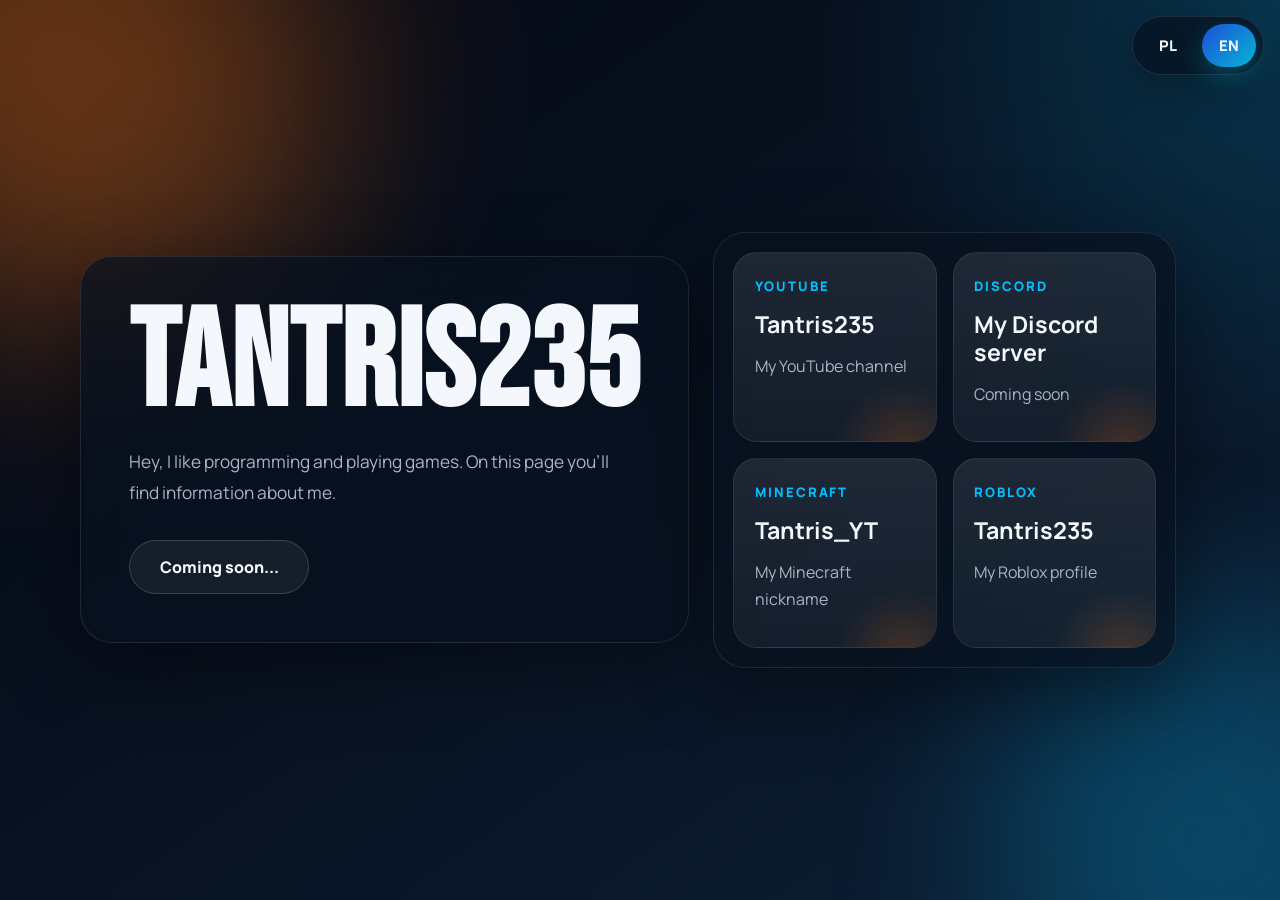
<file: index.html>
<!DOCTYPE html>
<html lang="pl">
<head>
  <meta charset="UTF-8">
  <meta name="viewport" content="width=device-width, initial-scale=1.0">
  <title>Mój profil</title>
  <meta
    name="description"
    content="Animowana strona tytulowa z informacjami o YouTube, Discordzie oraz nickach w Minecraft i Roblox."
  >
  <link rel="icon" type="image/svg+xml" href="favicon.svg?v=3">
  <link rel="preconnect" href="https://fonts.googleapis.com">
  <link rel="preconnect" href="https://fonts.gstatic.com" crossorigin>
  <link
    href="https://fonts.googleapis.com/css2?family=Bebas+Neue&family=Manrope:wght@400;600;700;800&display=swap"
    rel="stylesheet"
  >
  <link rel="stylesheet" href="styles.css?v=3">
</head>
<body>
  <div class="background-glow background-glow-left"></div>
  <div class="background-glow background-glow-right"></div>

  <div class="language-switcher reveal" aria-label="Language switcher">
    <button class="lang-button" id="langPl" type="button">PL</button>
    <button class="lang-button" id="langEn" type="button">EN</button>
  </div>

  <main class="hero" id="hero">
    <section class="hero-panel tilt-card">
      <h1 class="title reveal" id="displayName">Tantris235</h1>
      <p class="subtitle reveal" id="bio">
        Siema lubię programować i grać w gry. Na tej stronie znajdziesz informacje o mnie
      </p>

      <div class="cta-row reveal">
        <a class="button button-secondary" id="discordLink" href="#" target="_blank" rel="noreferrer">
          Dolacz na Discord
        </a>
      </div>
    </section>

    <section class="info-grid reveal tilt-card">
      <a class="info-card info-card-link" id="cardYoutube" href="#" target="_blank" rel="noreferrer">
        <span class="card-label" id="labelYoutube">YouTube</span>
        <strong class="card-value" id="youtubeName">Twoj kanal</strong>
        <p class="card-text" id="textYoutube">Miejsce na link do Twoich filmów, live'ów i nowości.</p>
      </a>

      <a class="info-card info-card-link" id="cardDiscord" href="#" target="_blank" rel="noreferrer">
        <span class="card-label" id="labelDiscord">Discord</span>
        <strong class="card-value" id="discordName">Mój serwer Discord</strong>
        <p class="card-text" id="textDiscord">Dodaj serwer lub swój nick, żeby ludzie wiedzieli, gdzie Cię znaleźć.</p>
      </a>

      <a class="info-card info-card-link" id="cardMinecraft" href="#" target="_blank" rel="noreferrer">
        <span class="card-label" id="labelMinecraft">Minecraft</span>
        <strong class="card-value" id="minecraftNick">TwojNickMC</strong>
        <p class="card-text" id="textMinecraft">Pokaż swój nick i daj innym szybko Cię rozpoznać.</p>
      </a>

      <a class="info-card info-card-link" id="cardRoblox" href="#" target="_blank" rel="noreferrer">
        <span class="card-label" id="labelRoblox">Roblox</span>
        <strong class="card-value" id="robloxNick">TwojNickRBX</strong>
        <p class="card-text" id="textRoblox">Tutaj ustawisz swój nick Roblox i ewentualnie link do profilu.</p>
      </a>
    </section>
  </main>

  <script src="script.js?v=3"></script>
</body>
</html>
</file>
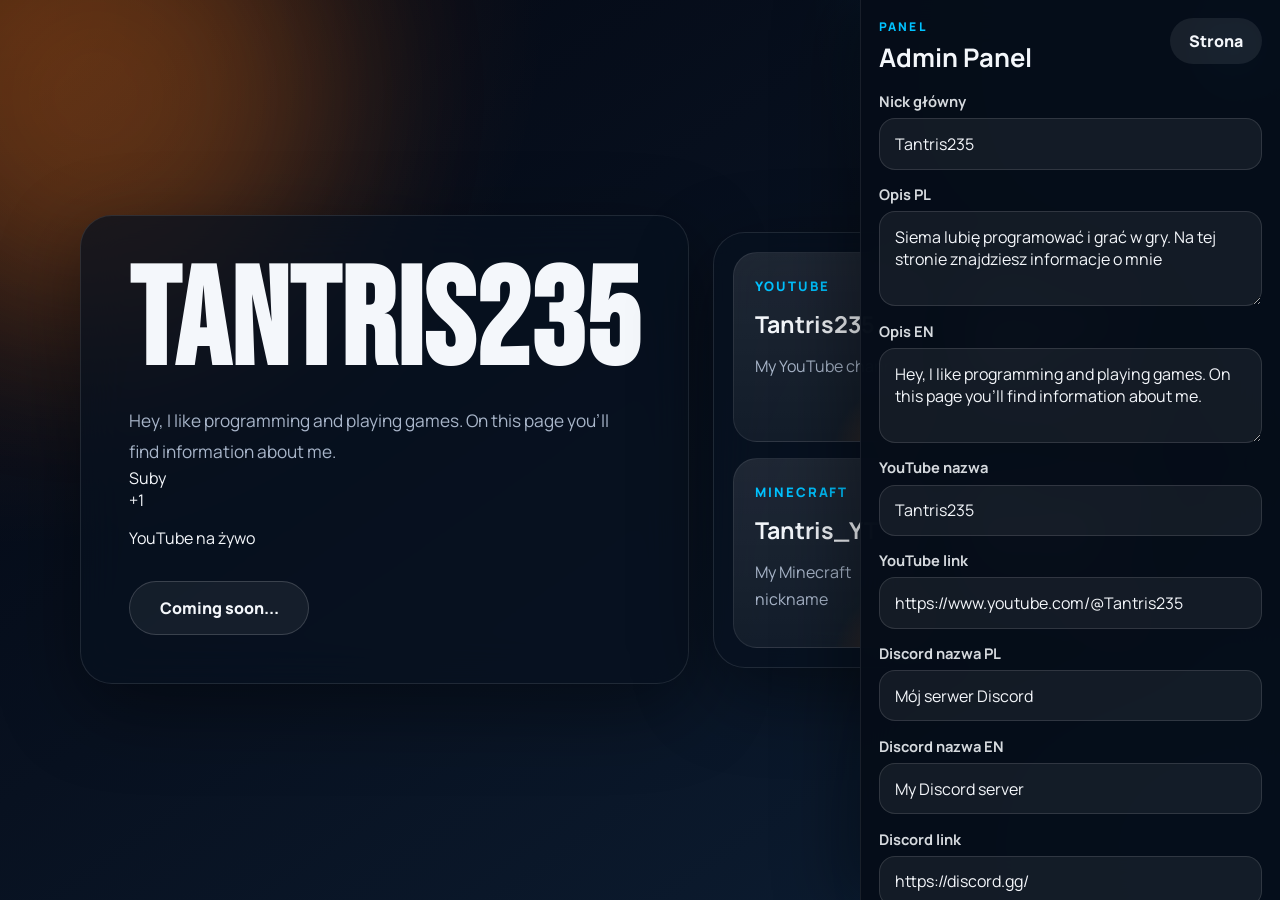
<file: admin/index.html>
<!DOCTYPE html>
<html lang="pl">
<head>
  <meta charset="UTF-8">
  <meta name="viewport" content="width=device-width, initial-scale=1.0">
  <title>Mój profil</title>
  <meta
    name="description"
    content="Animowana strona tytułowa z informacjami o YouTube, Discordzie oraz nickach w Minecraft i Roblox."
  >
  <link rel="icon" type="image/svg+xml" href="../favicon.svg?v=3">
  <link rel="preconnect" href="https://fonts.googleapis.com">
  <link rel="preconnect" href="https://fonts.gstatic.com" crossorigin>
  <link
    href="https://fonts.googleapis.com/css2?family=Bebas+Neue&family=Manrope:wght@400;600;700;800&display=swap"
    rel="stylesheet"
  >
  <link rel="stylesheet" href="../styles.css?v=3">
</head>
<body>
  <div class="background-glow background-glow-left"></div>
  <div class="background-glow background-glow-right"></div>

  <div class="language-switcher reveal" aria-label="Language switcher">
    <button class="lang-button" id="langPl" type="button">PL</button>
    <button class="lang-button" id="langEn" type="button">EN</button>
  </div>

  <aside class="admin-panel" id="adminPanel" aria-hidden="false">
    <div class="admin-panel-header">
      <div>
        <p class="admin-eyebrow">Panel</p>
        <h2 class="admin-title">Admin Panel</h2>
      </div>
      <a class="admin-back" href="../">Strona</a>
    </div>

    <form class="admin-form" id="adminForm">
      <label class="admin-field">
        <span>Nick główny</span>
        <input id="adminDisplayName" name="displayName" type="text">
      </label>

      <label class="admin-field">
        <span>Opis PL</span>
        <textarea id="adminBioPl" name="bioPl" rows="3"></textarea>
      </label>

      <label class="admin-field">
        <span>Opis EN</span>
        <textarea id="adminBioEn" name="bioEn" rows="3"></textarea>
      </label>

      <label class="admin-field">
        <span>YouTube nazwa</span>
        <input id="adminYoutubeLabel" name="youtubeLabel" type="text">
      </label>

      <label class="admin-field">
        <span>YouTube link</span>
        <input id="adminYoutubeUrl" name="youtubeUrl" type="url">
      </label>

      <label class="admin-field">
        <span>Discord nazwa PL</span>
        <input id="adminDiscordLabelPl" name="discordLabelPl" type="text">
      </label>

      <label class="admin-field">
        <span>Discord nazwa EN</span>
        <input id="adminDiscordLabelEn" name="discordLabelEn" type="text">
      </label>

      <label class="admin-field">
        <span>Discord link</span>
        <input id="adminDiscordUrl" name="discordUrl" type="url">
      </label>

      <label class="admin-field">
        <span>Minecraft nick</span>
        <input id="adminMinecraftLabel" name="minecraftLabel" type="text">
      </label>

      <label class="admin-field">
        <span>Minecraft link</span>
        <input id="adminMinecraftUrl" name="minecraftUrl" type="url">
      </label>

      <label class="admin-field">
        <span>Roblox nick</span>
        <input id="adminRobloxLabel" name="robloxLabel" type="text">
      </label>

      <label class="admin-field">
        <span>Roblox link</span>
        <input id="adminRobloxUrl" name="robloxUrl" type="url">
      </label>

      <div class="admin-actions">
        <button class="admin-action admin-action-primary" type="submit">Zapisz</button>
        <button class="admin-action admin-action-secondary" id="adminReset" type="button">Reset</button>
      </div>
    </form>
  </aside>

  <main class="hero hero-admin" id="hero">
    <section class="hero-panel tilt-card">
      <h1 class="title reveal" id="displayName">Tantris235</h1>
      <p class="subtitle reveal" id="bio">
        Siema lubię programować i grać w gry. Na tej stronie znajdziesz informacje o mnie
      </p>

      <div class="stats-row reveal">
        <section class="subscriber-widget" id="subscriberCard" aria-live="polite">
          <span class="subscriber-label" id="subscriberLabel">Suby</span>
          <div class="subscriber-inline">
            <div class="subscriber-counter" id="subscriberCounter"></div>
            <span class="subscriber-badge" id="subscriberBadge">+1</span>
          </div>
          <p class="subscriber-text" id="subscriberText">YouTube na żywo</p>
        </section>
      </div>

      <div class="cta-row reveal">
        <a class="button button-secondary" id="discordLink" href="#" target="_blank" rel="noreferrer">
          Dolacz na Discord
        </a>
      </div>
    </section>

    <section class="info-grid reveal tilt-card">
      <a class="info-card info-card-link" id="cardYoutube" href="#" target="_blank" rel="noreferrer">
        <span class="card-label" id="labelYoutube">YouTube</span>
        <strong class="card-value" id="youtubeName">Twoj kanal</strong>
        <p class="card-text" id="textYoutube">Miejsce na link do Twoich filmów, live'ów i nowości.</p>
      </a>

      <a class="info-card info-card-link" id="cardDiscord" href="#" target="_blank" rel="noreferrer">
        <span class="card-label" id="labelDiscord">Discord</span>
        <strong class="card-value" id="discordName">Mój serwer Discord</strong>
        <p class="card-text" id="textDiscord">Dodaj serwer lub swój nick, żeby ludzie wiedzieli, gdzie Cię znaleźć.</p>
      </a>

      <a class="info-card info-card-link" id="cardMinecraft" href="#" target="_blank" rel="noreferrer">
        <span class="card-label" id="labelMinecraft">Minecraft</span>
        <strong class="card-value" id="minecraftNick">TwojNickMC</strong>
        <p class="card-text" id="textMinecraft">Pokaż swój nick i daj innym szybko Cię rozpoznać.</p>
      </a>

      <a class="info-card info-card-link" id="cardRoblox" href="#" target="_blank" rel="noreferrer">
        <span class="card-label" id="labelRoblox">Roblox</span>
        <strong class="card-value" id="robloxNick">TwojNickRBX</strong>
        <p class="card-text" id="textRoblox">Tutaj ustawisz swój nick Roblox i ewentualnie link do profilu.</p>
      </a>
    </section>
  </main>

  <script src="../script.js?v=3"></script>
</body>
</html>
</file>
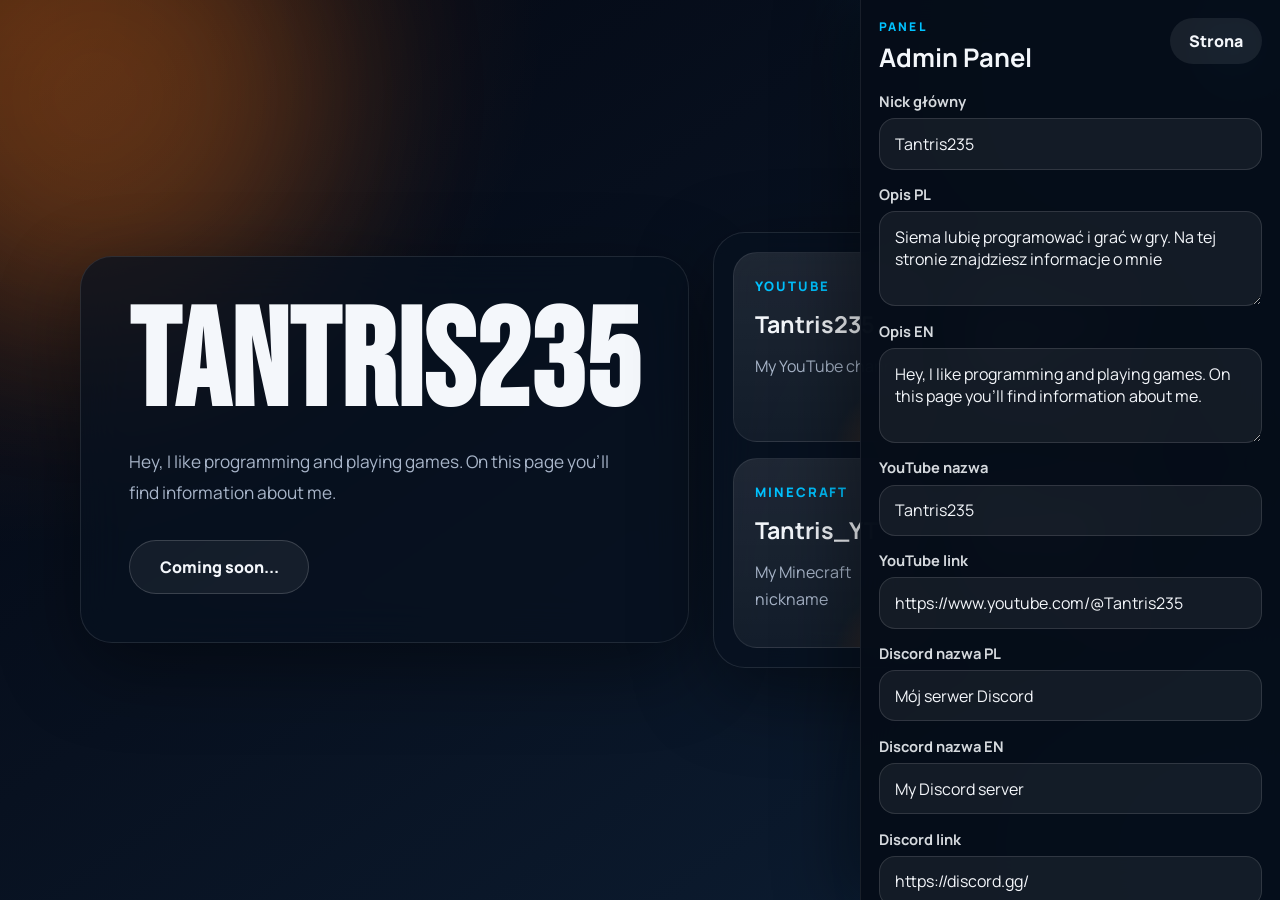
<file: temp/index.html>
<!DOCTYPE html>
<html lang="pl">
<head>
  <meta charset="UTF-8">
  <meta name="viewport" content="width=device-width, initial-scale=1.0">
  <title>Mój profil</title>
  <meta
    name="description"
    content="Animowana strona tytułowa z informacjami o YouTube, Discordzie oraz nickach w Minecraft i Roblox."
  >
  <link rel="icon" type="image/svg+xml" href="../favicon.svg?v=3">
  <link rel="preconnect" href="https://fonts.googleapis.com">
  <link rel="preconnect" href="https://fonts.gstatic.com" crossorigin>
  <link
    href="https://fonts.googleapis.com/css2?family=Bebas+Neue&family=Manrope:wght@400;600;700;800&display=swap"
    rel="stylesheet"
  >
  <link rel="stylesheet" href="../styles.css?v=3">
</head>
<body>
  <div class="background-glow background-glow-left"></div>
  <div class="background-glow background-glow-right"></div>

  <div class="language-switcher reveal" aria-label="Language switcher">
    <button class="lang-button" id="langPl" type="button">PL</button>
    <button class="lang-button" id="langEn" type="button">EN</button>
  </div>

  <aside class="admin-panel" id="adminPanel" aria-hidden="false">
    <div class="admin-panel-header">
      <div>
        <p class="admin-eyebrow">Panel</p>
        <h2 class="admin-title">Admin Panel</h2>
      </div>
      <a class="admin-back" href="../">Strona</a>
    </div>

    <form class="admin-form" id="adminForm">
      <label class="admin-field">
        <span>Nick główny</span>
        <input id="adminDisplayName" name="displayName" type="text">
      </label>

      <label class="admin-field">
        <span>Opis PL</span>
        <textarea id="adminBioPl" name="bioPl" rows="3"></textarea>
      </label>

      <label class="admin-field">
        <span>Opis EN</span>
        <textarea id="adminBioEn" name="bioEn" rows="3"></textarea>
      </label>

      <label class="admin-field">
        <span>YouTube nazwa</span>
        <input id="adminYoutubeLabel" name="youtubeLabel" type="text">
      </label>

      <label class="admin-field">
        <span>YouTube link</span>
        <input id="adminYoutubeUrl" name="youtubeUrl" type="url">
      </label>

      <label class="admin-field">
        <span>Discord nazwa PL</span>
        <input id="adminDiscordLabelPl" name="discordLabelPl" type="text">
      </label>

      <label class="admin-field">
        <span>Discord nazwa EN</span>
        <input id="adminDiscordLabelEn" name="discordLabelEn" type="text">
      </label>

      <label class="admin-field">
        <span>Discord link</span>
        <input id="adminDiscordUrl" name="discordUrl" type="url">
      </label>

      <label class="admin-field">
        <span>Minecraft nick</span>
        <input id="adminMinecraftLabel" name="minecraftLabel" type="text">
      </label>

      <label class="admin-field">
        <span>Minecraft link</span>
        <input id="adminMinecraftUrl" name="minecraftUrl" type="url">
      </label>

      <label class="admin-field">
        <span>Roblox nick</span>
        <input id="adminRobloxLabel" name="robloxLabel" type="text">
      </label>

      <label class="admin-field">
        <span>Roblox link</span>
        <input id="adminRobloxUrl" name="robloxUrl" type="url">
      </label>

      <div class="admin-actions">
        <button class="admin-action admin-action-primary" type="submit">Zapisz</button>
        <button class="admin-action admin-action-secondary" id="adminReset" type="button">Reset</button>
      </div>
    </form>
  </aside>

  <main class="hero hero-admin" id="hero">
    <section class="hero-panel tilt-card">
      <h1 class="title reveal" id="displayName">Tantris235</h1>
      <p class="subtitle reveal" id="bio">
        Siema lubię programować i grać w gry. Na tej stronie znajdziesz informacje o mnie
      </p>

      <div class="cta-row reveal">
        <a class="button button-secondary" id="discordLink" href="#" target="_blank" rel="noreferrer">
          Dolacz na Discord
        </a>
      </div>
    </section>

    <section class="info-grid reveal tilt-card">
      <a class="info-card info-card-link" id="cardYoutube" href="#" target="_blank" rel="noreferrer">
        <span class="card-label" id="labelYoutube">YouTube</span>
        <strong class="card-value" id="youtubeName">Twoj kanal</strong>
        <p class="card-text" id="textYoutube">Miejsce na link do Twoich filmów, live'ów i nowości.</p>
      </a>

      <a class="info-card info-card-link" id="cardDiscord" href="#" target="_blank" rel="noreferrer">
        <span class="card-label" id="labelDiscord">Discord</span>
        <strong class="card-value" id="discordName">Mój serwer Discord</strong>
        <p class="card-text" id="textDiscord">Dodaj serwer lub swój nick, żeby ludzie wiedzieli, gdzie Cię znaleźć.</p>
      </a>

      <a class="info-card info-card-link" id="cardMinecraft" href="#" target="_blank" rel="noreferrer">
        <span class="card-label" id="labelMinecraft">Minecraft</span>
        <strong class="card-value" id="minecraftNick">TwojNickMC</strong>
        <p class="card-text" id="textMinecraft">Pokaż swój nick i daj innym szybko Cię rozpoznać.</p>
      </a>

      <a class="info-card info-card-link" id="cardRoblox" href="#" target="_blank" rel="noreferrer">
        <span class="card-label" id="labelRoblox">Roblox</span>
        <strong class="card-value" id="robloxNick">TwojNickRBX</strong>
        <p class="card-text" id="textRoblox">Tutaj ustawisz swój nick Roblox i ewentualnie link do profilu.</p>
      </a>
    </section>
  </main>

  <script src="../script.js?v=3"></script>
</body>
</html>
</file>
<file: styles.css>
:root {
  --bg: #07111f;
  --bg-soft: #0e1c30;
  --panel: rgba(8, 17, 31, 0.72);
  --panel-border: rgba(255, 255, 255, 0.1);
  --text: #f4f7fb;
  --muted: #a8b5c9;
  --accent: #ff7a18;
  --accent-2: #00c2ff;
  --shadow: 0 24px 80px rgba(0, 0, 0, 0.42);
}

* {
  box-sizing: border-box;
}

html {
  scroll-behavior: smooth;
  overflow-x: hidden;
}

body {
  margin: 0;
  min-height: 100vh;
  font-family: "Manrope", sans-serif;
  color: var(--text);
  background:
    radial-gradient(circle at top left, rgba(255, 122, 24, 0.18), transparent 35%),
    radial-gradient(circle at top right, rgba(0, 194, 255, 0.2), transparent 30%),
    linear-gradient(145deg, #030712, #081120 45%, #0d1f35 100%);
  overflow-x: hidden;
  position: relative;
}

.language-switcher {
  position: fixed;
  top: 1rem;
  right: 1rem;
  z-index: 5;
  display: inline-flex;
  gap: 0.45rem;
  padding: 0.45rem;
  border-radius: 999px;
  background: rgba(8, 17, 31, 0.72);
  border: 1px solid rgba(255, 255, 255, 0.1);
  backdrop-filter: blur(18px);
  box-shadow: 0 16px 40px rgba(0, 0, 0, 0.28);
  animation: switcherFloatIn 0.7s cubic-bezier(0.2, 0.8, 0.2, 1) both;
}

.admin-panel {
  position: fixed;
  top: 0;
  right: 0;
  z-index: 7;
  width: min(420px, 100%);
  height: 100vh;
  padding: 1.1rem;
  background: rgba(6, 13, 24, 0.96);
  border-left: 1px solid rgba(255, 255, 255, 0.08);
  box-shadow: -24px 0 60px rgba(0, 0, 0, 0.32);
  backdrop-filter: blur(20px);
  transform: translateX(100%);
  transition: transform 260ms ease;
  overflow-y: auto;
}

.admin-panel:not(.is-open) {
  display: none;
}

.admin-panel.is-open {
  display: block;
  transform: translateX(0);
}

.admin-panel-header {
  display: flex;
  align-items: flex-start;
  justify-content: space-between;
  gap: 1rem;
  margin-bottom: 1rem;
}

.admin-eyebrow {
  margin: 0 0 0.35rem;
  color: var(--accent-2);
  font-size: 0.75rem;
  font-weight: 800;
  letter-spacing: 0.14rem;
  text-transform: uppercase;
}

.admin-title {
  margin: 0;
  font-size: 1.6rem;
}

.admin-close {
  border: 0;
  width: 2.5rem;
  height: 2.5rem;
  border-radius: 999px;
  color: var(--text);
  background: rgba(255, 255, 255, 0.08);
  font-size: 1.4rem;
  cursor: pointer;
}

.admin-back {
  display: inline-flex;
  align-items: center;
  justify-content: center;
  min-width: 92px;
  padding: 0.75rem 0.95rem;
  border-radius: 999px;
  color: var(--text);
  background: rgba(255, 255, 255, 0.08);
  text-decoration: none;
  font-weight: 800;
}

.admin-form {
  display: grid;
  gap: 0.9rem;
}

.admin-field {
  display: grid;
  gap: 0.45rem;
}

.admin-field span {
  color: rgba(244, 247, 251, 0.88);
  font-size: 0.92rem;
  font-weight: 700;
}

.admin-field input,
.admin-field textarea {
  width: 100%;
  border: 1px solid rgba(255, 255, 255, 0.12);
  border-radius: 16px;
  padding: 0.85rem 0.95rem;
  color: var(--text);
  background: rgba(255, 255, 255, 0.06);
  font: inherit;
  resize: vertical;
}

.admin-field input:focus,
.admin-field textarea:focus {
  outline: 2px solid rgba(6, 182, 212, 0.35);
  border-color: rgba(6, 182, 212, 0.4);
}

.admin-actions {
  display: flex;
  gap: 0.8rem;
  margin-top: 0.4rem;
}

.admin-action {
  border: 0;
  border-radius: 999px;
  padding: 0.85rem 1rem;
  font: inherit;
  font-weight: 800;
  cursor: pointer;
}

.admin-action-primary {
  color: #081120;
  background: linear-gradient(135deg, #1d4ed8, #06b6d4);
}

.admin-action-secondary {
  color: var(--text);
  background: rgba(255, 255, 255, 0.08);
}

.lang-button {
  position: relative;
  overflow: hidden;
  border: 0;
  min-width: 54px;
  padding: 0.7rem 0.9rem;
  border-radius: 999px;
  background: transparent;
  color: var(--text);
  font-family: inherit;
  font-size: 0.92rem;
  font-weight: 800;
  cursor: pointer;
  transition: background 220ms ease, color 220ms ease, transform 220ms ease, box-shadow 220ms ease;
}

.lang-button:hover {
  transform: translateY(-2px) scale(1.03);
}

.lang-button::after {
  content: "";
  position: absolute;
  inset: -120% auto auto -30%;
  width: 60%;
  height: 280%;
  transform: rotate(24deg);
  background: linear-gradient(90deg, transparent, rgba(255, 255, 255, 0.22), transparent);
  opacity: 0;
  pointer-events: none;
}

.lang-button:hover::after {
  animation: buttonShine 0.65s ease;
}

.lang-button.is-active {
  color: #f4f7fb;
  background: linear-gradient(135deg, #1d4ed8, #06b6d4);
  box-shadow: 0 10px 24px rgba(6, 182, 212, 0.28);
  animation: activePulse 0.35s ease;
}

.background-glow {
  position: fixed;
  width: 28rem;
  height: 28rem;
  border-radius: 50%;
  filter: blur(90px);
  opacity: 0.45;
  z-index: 0;
  animation: floatGlow 8s ease-in-out infinite;
}

.background-glow-left {
  top: -8rem;
  left: -8rem;
  background: rgba(255, 122, 24, 0.6);
}

.background-glow-right {
  right: -10rem;
  bottom: -10rem;
  background: rgba(0, 194, 255, 0.55);
  animation-delay: -3s;
}

.hero {
  position: relative;
  z-index: 1;
  width: min(1120px, calc(100% - 2rem));
  margin: 0 auto;
  min-height: 100vh;
  display: grid;
  grid-template-columns: 1.15fr 0.95fr;
  gap: 1.5rem;
  align-items: center;
  padding: 2rem 0;
}

.hero-panel,
.info-grid {
  backdrop-filter: blur(22px);
  background: var(--panel);
  border: 1px solid var(--panel-border);
  box-shadow: var(--shadow);
}

.tilt-card {
  transition: transform 220ms ease-out, box-shadow 220ms ease-out;
  transform-style: preserve-3d;
  will-change: transform;
}

.hero-panel {
  border-radius: 32px;
  padding: 3rem;
}

.title {
  margin: 0;
  font-family: "Bebas Neue", sans-serif;
  font-size: clamp(4.8rem, 12vw, 8.5rem);
  line-height: 0.9;
  letter-spacing: 0.06rem;
}

.subtitle {
  max-width: 38rem;
  margin: 1.25rem 0 0;
  color: var(--muted);
  font-size: 1.08rem;
  line-height: 1.75;
}

.cta-row {
  display: flex;
  flex-wrap: wrap;
  gap: 1rem;
  margin-top: 2rem;
}

.button {
  display: inline-flex;
  align-items: center;
  justify-content: center;
  min-width: 180px;
  padding: 0.95rem 1.4rem;
  border-radius: 999px;
  font-weight: 800;
  text-decoration: none;
  transition: transform 180ms ease, box-shadow 180ms ease, background 180ms ease;
}

.button:hover {
  transform: translateY(-2px);
}

.button-primary {
  color: #081120;
  background: linear-gradient(135deg, #ffd166, var(--accent));
  box-shadow: 0 12px 30px rgba(255, 122, 24, 0.35);
}

.button-secondary {
  color: var(--text);
  background: rgba(255, 255, 255, 0.06);
  border: 1px solid rgba(255, 255, 255, 0.16);
}

.info-grid {
  border-radius: 32px;
  padding: 1.2rem;
  display: grid;
  grid-template-columns: repeat(2, minmax(0, 1fr));
  gap: 1rem;
}

.info-card {
  position: relative;
  overflow: hidden;
  border-radius: 24px;
  padding: 1.3rem;
  background:
    linear-gradient(180deg, rgba(255, 255, 255, 0.08), rgba(255, 255, 255, 0.03)),
    rgba(255, 255, 255, 0.02);
  border: 1px solid rgba(255, 255, 255, 0.08);
  min-height: 190px;
}

.info-card-link {
  display: block;
  color: inherit;
  text-decoration: none;
  transition:
    transform 180ms ease,
    border-color 180ms ease,
    box-shadow 180ms ease,
    background 180ms ease;
}

.info-card-link:hover {
  transform: translateY(-4px);
  border-color: rgba(255, 255, 255, 0.18);
  box-shadow: 0 18px 34px rgba(0, 0, 0, 0.24);
}

.info-card-link:focus-visible {
  outline: 2px solid var(--accent-2);
  outline-offset: 3px;
}

.info-card::after {
  content: "";
  position: absolute;
  inset: auto -20% -45% auto;
  width: 9rem;
  height: 9rem;
  border-radius: 50%;
  background: radial-gradient(circle, rgba(255, 122, 24, 0.22), transparent 70%);
}

.card-label {
  display: inline-block;
  margin-bottom: 1rem;
  color: var(--accent-2);
  font-size: 0.82rem;
  font-weight: 800;
  letter-spacing: 0.12rem;
  text-transform: uppercase;
}

.card-value {
  display: block;
  font-size: 1.45rem;
  line-height: 1.2;
}

.card-text {
  position: relative;
  z-index: 1;
  margin: 0.9rem 0 0;
  color: var(--muted);
  line-height: 1.65;
}

.reveal {
  opacity: 0;
  transform: translateY(24px) scale(0.98);
  animation: revealUp 0.9s cubic-bezier(0.2, 0.8, 0.2, 1) forwards;
}

.title.reveal {
  animation-delay: 0.1s;
}

.subtitle.reveal {
  animation-delay: 0.22s;
}

.cta-row.reveal {
  animation-delay: 0.34s;
}

.info-grid.reveal {
  animation-delay: 0.46s;
}

@keyframes revealUp {
  from {
    opacity: 0;
    transform: translateY(24px) scale(0.98);
  }
  to {
    opacity: 1;
    transform: translateY(0) scale(1);
  }
}

@keyframes floatGlow {
  0%,
  100% {
    transform: translate3d(0, 0, 0) scale(1);
  }
  50% {
    transform: translate3d(0, 18px, 0) scale(1.08);
  }
}

@keyframes switcherFloatIn {
  from {
    opacity: 0;
    transform: translateY(-14px) scale(0.94);
  }
  to {
    opacity: 1;
    transform: translateY(0) scale(1);
  }
}

@keyframes buttonShine {
  0% {
    opacity: 0;
    transform: translateX(0) rotate(24deg);
  }
  20% {
    opacity: 1;
  }
  100% {
    opacity: 0;
    transform: translateX(220%) rotate(24deg);
  }
}

@keyframes activePulse {
  0% {
    transform: scale(0.96);
  }
  60% {
    transform: scale(1.05);
  }
  100% {
    transform: scale(1);
  }
}

@media (max-width: 900px) {
  .hero {
    grid-template-columns: 1fr;
    padding: 1rem 0 2rem;
  }

  .hero-panel,
  .info-grid {
    border-radius: 28px;
  }

  .hero-panel {
    padding: 2rem;
  }
}

@media (max-width: 640px) {
  .language-switcher {
    top: 0.75rem;
    right: 0.75rem;
  }

  .hero {
    width: min(100% - 1rem, 100%);
  }

  .hero-admin {
    padding-top: 5.5rem;
  }

  .title {
    font-size: clamp(3.6rem, 20vw, 5.8rem);
  }

  .info-grid {
    grid-template-columns: 1fr;
  }

  .button {
    width: 100%;
  }
}

@media (prefers-reduced-motion: reduce) {
  .background-glow,
  .reveal,
  .language-switcher,
  .lang-button:hover::after,
  .lang-button.is-active {
    animation: none;
  }

  .reveal {
    opacity: 1;
    transform: none;
  }

  .hero {
    transition: none;
  }

  .tilt-card {
    transition: none;
  }

  .admin-panel,
  .admin-back {
    transition: none;
  }
}
</file>
